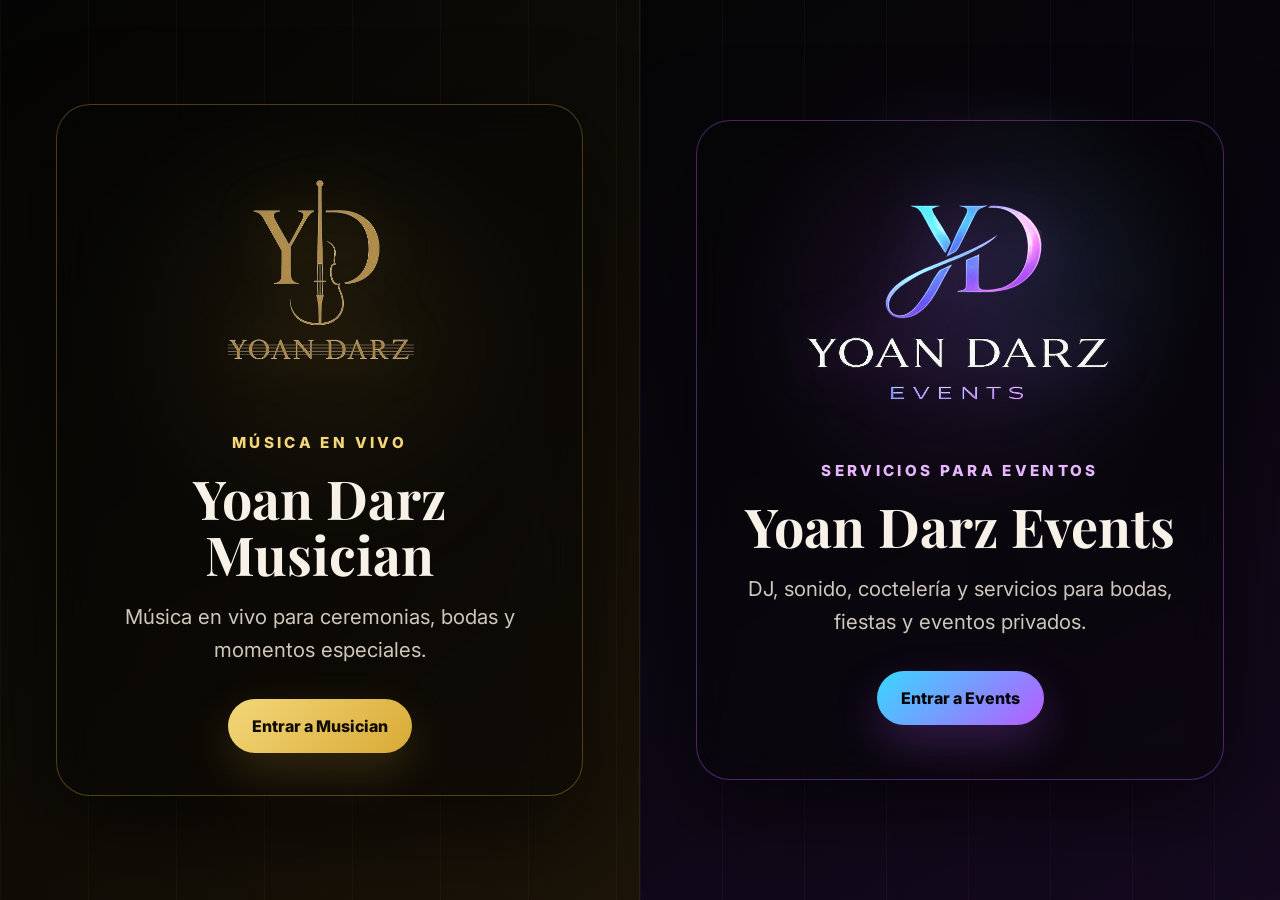
<file: index.html>
<!DOCTYPE html>
<html lang="es">
<head>
  <meta charset="UTF-8">
  <meta name="viewport" content="width=device-width, initial-scale=1.0">
  <title>Yoan Darz | Musician & Events</title>
  <meta name="description" content="Yoan Darz: música en vivo, DJ, sonido, coctelería y servicios para eventos.">

  <link rel="preconnect" href="https://fonts.googleapis.com">
  <link rel="preconnect" href="https://fonts.gstatic.com" crossorigin>
  <link href="https://fonts.googleapis.com/css2?family=Inter:wght@400;500;700;800&family=Playfair+Display:wght@600;700&display=swap" rel="stylesheet">

  <link rel="stylesheet" href="assets/css/home.css">
</head>

<body>
  <main class="home-shell">
    <section class="brand-choice musician-choice" aria-label="Entrar a Yoan Darz Musician">
      <div class="choice-overlay"></div>

      <div class="choice-content">
        <img class="choice-logo musician-logo" src="assets/img/logos/logo-musician.png" alt="Logo Yoan Darz Musician">

        <p class="choice-kicker">Música en vivo</p>
        <h1>Yoan Darz Musician</h1>
        <p class="choice-text">Música en vivo para ceremonias, bodas y momentos especiales.</p>

        <a class="choice-button musician-button" href="musician/index.html">Entrar a Musician</a>
      </div>
    </section>

    <section class="brand-choice events-choice" aria-label="Entrar a Yoan Darz Events">
      <div class="choice-overlay"></div>

      <div class="choice-content">
        <img class="choice-logo events-logo" src="assets/img/logos/logo-events.png" alt="Logo Yoan Darz Events">

        <p class="choice-kicker">Servicios para eventos</p>
        <h2>Yoan Darz Events</h2>
        <p class="choice-text">DJ, sonido, coctelería y servicios para bodas, fiestas y eventos privados.</p>

        <a class="choice-button events-button" href="events/index.html">Entrar a Events</a>
      </div>
    </section>
  </main>
</body>
</html>
</file>
<file: assets/css/home.css>
:root {
  --black: #050505;
  --black-soft: #101010;
  --text-main: #f7f1e8;
  --text-muted: #cfc7bb;

  --musician-gold: #d8aa35;
  --musician-gold-soft: #f3d77a;
  --musician-border: rgba(216, 170, 53, 0.34);

  --events-violet: #b75cff;
  --events-violet-soft: #e6b7ff;
  --events-cyan: #38d8ff;
  --events-border: rgba(183, 92, 255, 0.38);

  --shadow-deep: 0 30px 90px rgba(0, 0, 0, 0.58);
}

* {
  box-sizing: border-box;
}

html {
  min-height: 100%;
}

body {
  min-height: 100%;
  margin: 0;
  font-family: "Inter", Arial, sans-serif;
  background: var(--black);
  color: var(--text-main);
}

a {
  color: inherit;
  text-decoration: none;
}

img {
  display: block;
  max-width: 100%;
}

.home-shell {
  min-height: 100vh;
  display: grid;
  grid-template-columns: 1fr 1fr;
  background: var(--black);
}

.brand-choice {
  position: relative;
  min-height: 100vh;
  display: grid;
  place-items: center;
  overflow: hidden;
  padding: 56px;
  isolation: isolate;
}

.choice-overlay {
  position: absolute;
  inset: 0;
  z-index: -2;
}

.musician-choice {
  background:
    radial-gradient(circle at 50% 36%, rgba(216, 170, 53, 0.18), transparent 34%),
    linear-gradient(145deg, #050505 0%, #100d07 48%, #1c1408 100%);
  border-right: 1px solid rgba(255, 255, 255, 0.08);
}

.events-choice {
  background:
    radial-gradient(circle at 50% 34%, rgba(183, 92, 255, 0.24), transparent 34%),
    radial-gradient(circle at 62% 30%, rgba(56, 216, 255, 0.17), transparent 24%),
    linear-gradient(145deg, #050505 0%, #0b0711 46%, #180b24 100%);
}

.musician-choice .choice-overlay {
  background:
    linear-gradient(90deg, rgba(0, 0, 0, 0.18), transparent),
    repeating-linear-gradient(
      90deg,
      rgba(216, 170, 53, 0.05) 0,
      rgba(216, 170, 53, 0.05) 1px,
      transparent 1px,
      transparent 88px
    );
}

.events-choice .choice-overlay {
  background:
    linear-gradient(270deg, rgba(0, 0, 0, 0.14), transparent),
    repeating-linear-gradient(
      90deg,
      rgba(183, 92, 255, 0.06) 0,
      rgba(183, 92, 255, 0.06) 1px,
      transparent 1px,
      transparent 82px
    );
}

.choice-content {
  width: min(100%, 620px);
  min-height: 660px;
  display: flex;
  flex-direction: column;
  align-items: center;
  justify-content: center;
  gap: 18px;
  text-align: center;
  padding: 42px;
  border-radius: 34px;
  background: rgba(5, 5, 5, 0.44);
  box-shadow: var(--shadow-deep);
  backdrop-filter: blur(18px);
}

.musician-choice .choice-content {
  border: 1px solid var(--musician-border);
}

.events-choice .choice-content {
  border: 1px solid var(--events-border);
}

.choice-logo {
  width: min(84%, 390px);
  height: 260px;
  object-fit: contain;
  margin-bottom: 8px;
}

.events-logo {
  filter: drop-shadow(0 0 26px rgba(183, 92, 255, 0.28));
}

.musician-logo {
  filter: drop-shadow(0 0 26px rgba(216, 170, 53, 0.24));
}

.choice-kicker {
  margin: 0;
  text-transform: uppercase;
  letter-spacing: 0.22em;
  font-size: 0.95rem;
  font-weight: 800;
}

.musician-choice .choice-kicker {
  color: var(--musician-gold-soft);
}

.events-choice .choice-kicker {
  color: var(--events-violet-soft);
}

.choice-content h1,
.choice-content h2 {
  margin: 0;
  font-family: "Playfair Display", Georgia, serif;
  font-size: clamp(2.2rem, 4.2vw, 4.4rem);
  line-height: 1.04;
}

.choice-text {
  max-width: 470px;
  margin: 0;
  color: var(--text-muted);
  font-size: clamp(1.05rem, 1.7vw, 1.28rem);
  line-height: 1.62;
}

.choice-button {
  display: inline-flex;
  align-items: center;
  justify-content: center;
  min-height: 54px;
  margin-top: 14px;
  padding: 14px 24px;
  border-radius: 999px;
  font-weight: 800;
  font-size: 1rem;
  transition: transform 0.22s ease, box-shadow 0.22s ease, background 0.22s ease;
}

.choice-button:hover {
  transform: translateY(-3px);
}

.musician-button {
  background: linear-gradient(135deg, var(--musician-gold-soft), var(--musician-gold));
  color: #100b03;
  box-shadow: 0 18px 46px rgba(216, 170, 53, 0.2);
}

.events-button {
  background: linear-gradient(135deg, var(--events-cyan), var(--events-violet));
  color: #07040a;
  box-shadow: 0 18px 46px rgba(183, 92, 255, 0.24);
}

@media (max-width: 980px) {
  .home-shell {
    min-height: 100svh;
    grid-template-columns: 1fr;
    grid-template-rows: 1fr 1fr;
  }

  .brand-choice {
    min-height: 50svh;
    padding: 16px 18px;
  }

  .musician-choice {
    border-right: 0;
    border-bottom: 1px solid rgba(255, 255, 255, 0.08);
  }

  .choice-content {
    min-height: 0;
    width: min(100%, 760px);
    height: 100%;
    max-height: calc(50svh - 32px);
    padding: 18px 20px;
    border-radius: 24px;
    gap: 9px;
  }

  .choice-logo {
    width: min(68%, 280px);
    height: 105px;
    margin-bottom: 2px;
  }

  .choice-kicker {
    font-size: 0.86rem;
  }

  .choice-content h1,
  .choice-content h2 {
    font-size: clamp(1.72rem, 6.8vw, 2.9rem);
  }

  .choice-text {
    max-width: 560px;
    font-size: 0.96rem;
    line-height: 1.42;
  }

  .choice-button {
    min-height: 46px;
    margin-top: 4px;
    padding: 11px 20px;
  }
}

@media (max-width: 560px) {
  .brand-choice {
    padding: 12px;
  }

  .choice-content {
    max-height: calc(50svh - 24px);
    gap: 8px;
    padding: 14px 14px;
    border-radius: 22px;
  }

  .choice-logo {
    width: min(76%, 250px);
    height: 88px;
  }

  .choice-kicker {
    font-size: 0.8rem;
    letter-spacing: 0.14em;
  }

  .choice-content h1,
  .choice-content h2 {
    font-size: clamp(1.58rem, 7.2vw, 2.35rem);
  }

  .choice-text {
    font-size: 0.91rem;
    line-height: 1.36;
  }

  .choice-button {
    width: 100%;
    min-height: 42px;
    padding: 9px 16px;
    font-size: 0.94rem;
  }
}
</file>
